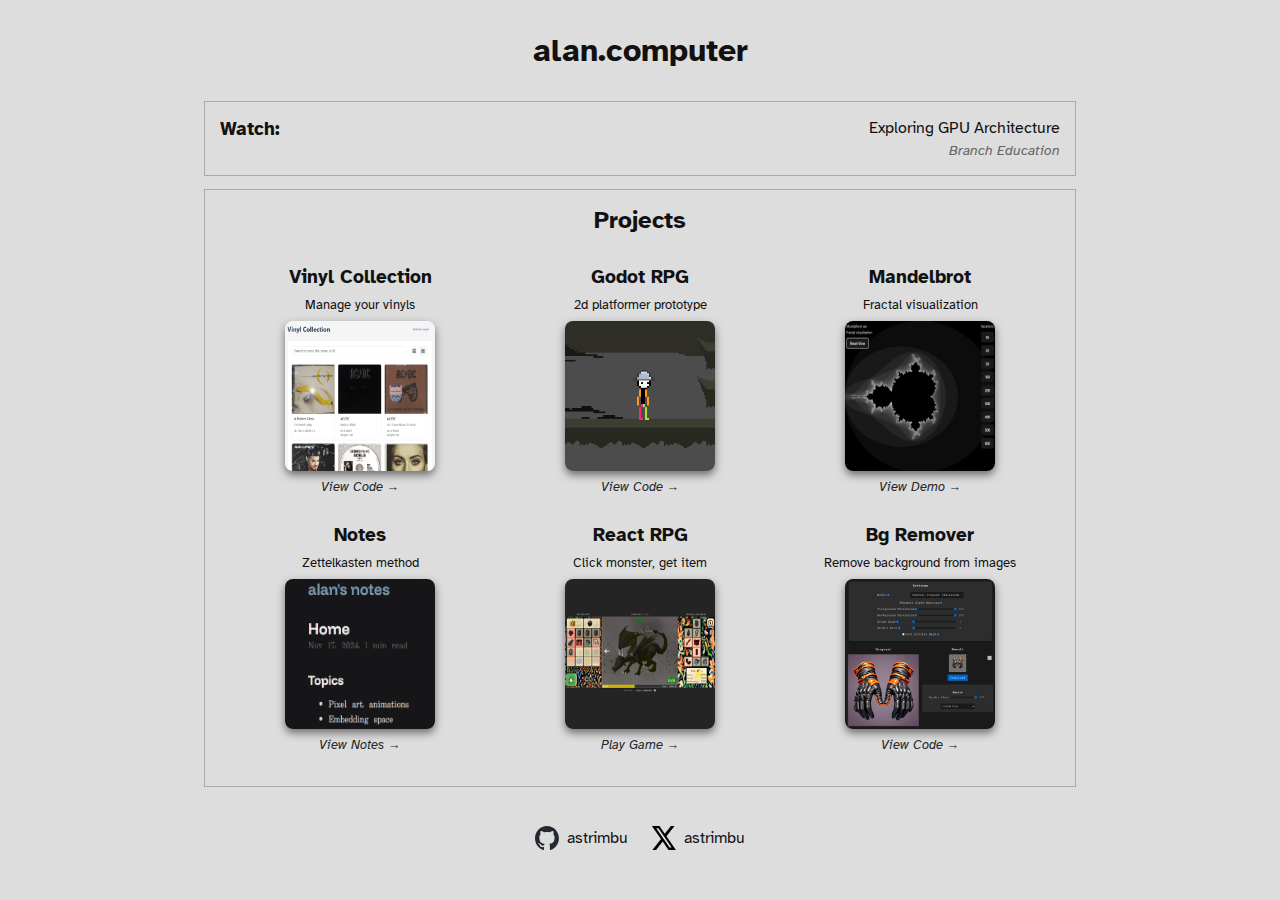
<file: index.html>
<!DOCTYPE html>
<html lang="en-US">

<head>
  <meta charset="utf-8" />
  <meta name="viewport" content="width=device-width, initial-scale=1" />
  <title>alan.computer</title>
  <link rel="preconnect" href="https://fonts.googleapis.com">
  <link rel="preconnect" href="https://fonts.gstatic.com" crossorigin>
  <link href="https://fonts.googleapis.com/css2?family=Atkinson+Hyperlegible:ital,wght@0,400;0,700;1,400;1,700&display=swap" rel="stylesheet">
  <link rel="stylesheet" href="stylesheets/styles.css">
</head>

<body>
  <div class="header">
    <h1>alan.computer</h1>
  </div>

  <div class="featured">
    <h3>Watch:</h3>
    <ul>
      <li>
        <a href="https://youtu.be/h9Z4oGN89MU" target="_blank">
          <div class="title">Exploring GPU Architecture</div>
          <div class="author">Branch Education</div>
        </a>
      </li>
    </ul>
  </div>

  <div class="projects">
    <h2 class="projects-header">Projects</h2>
    <div class="project-grid">
      <div class="project">
        <div class="project-item">
          <h3>Vinyl Collection</h3>
          <p>Manage your vinyls</p>
          <a href="https://github.com/astrimbu/vinyl-collection" target="_blank" class="project-link">
            <img src="./project-vinyl-collection.png" alt="vinyl collection preview">
            <span class="view-project repo">View Code →</span>
          </a>
        </div>
      </div>
      <div class="project">
        <div class="project-item">
          <h3>Godot RPG</h3>
          <p>2d platformer prototype</p>
          <a href="https://github.com/astrimbu/game-test" target="_blank" class="project-link">
            <img src="./project-godot.png" alt="godot prototype image">
            <span class="view-project repo">View Code →</span>
          </a>
        </div>
      </div>
      <div class="project">
        <div class="project-item">
          <h3>Mandelbrot</h3>
          <p>Fractal visualization</p>
          <a href="https://alan.computer/mandelbrot" target="_blank" class="project-link">
            <img src="./project-mandelbrot.png" alt="mandelbrot image">
            <span class="view-project demo">View Demo →</span>
          </a>
        </div>
      </div>
      <div class="project">
        <div class="project-item">
          <h3>Notes</h3>
          <p>Zettelkasten method</p>
          <a href="https://alan.computer/notes" target="_blank" class="project-link">
            <img src="./project-notes.png" alt="notes image">
            <span class="view-project demo">View Notes →</span>
          </a>
        </div>
      </div>
      <div class="project">
        <div class="project-item">
          <h3>React RPG</h3>
          <p>Click monster, get item</p>
          <a href="https://alan.computer/coinflip" target="_blank" class="project-link">
            <img src="./project-coinflip.png" alt="game image">
            <span class="view-project demo">Play Game →</span>
          </a>
        </div>
      </div>
      <div class="project">
        <div class="project-item">
          <h3>Bg Remover</h3>
          <p>Remove background from images</p>
          <a href="https://github.com/astrimbu/background-remover" target="_blank" class="project-link">
            <img src="./project-bg-remover.png" alt="bg-remover preview">
            <span class="view-project repo">View Code →</span>
          </a>
        </div>
      </div>
    </div>
  </div>

  <footer>
    <a href="https://github.com/astrimbu" target="_blank" class="social-link">
      <img src="github-mark.svg" alt="GitHub" width="24" height="24">
      astrimbu
    </a>
    <a href="https://x.com/astrimbu" target="_blank" class="social-link">
      <img src="x-mark.svg" alt="X" width="24" height="24">
      astrimbu
    </a>
  </footer>
</body>

</html>
</file>
<file: stylesheets/styles.css>
body {
  font-family: 'Atkinson Hyperlegible', sans-serif;
  align-items: center;
  text-align: center;
  margin: 0 auto;
  padding: 0 20px;
  background-color: #ddd;
  color: #111;
  max-width: 1200px;
}

.header,
#top {
  display: flex;
  justify-content: center;
  align-items: center;
  width: 70%;
  margin: auto;
  padding: 10px;
}

.header h2 {
  text-align: center;
}

.featured {
  display: flex;
  justify-content: space-between;
  align-items: flex-start;
  width: 70%;
  margin: auto;
  margin-bottom: 15px;
  padding: 15px;
  color: #111;
  outline: 1px solid #aaa;
}

.featured ul {
  list-style: none;
  text-align: right;
  margin: 0;
  padding: 0;
}

.featured h3,
.project-item h3 {
  margin: 0 0 16px 0;
}

.featured li {
  margin-bottom: 1em;
}

.featured li:last-child {
  margin-bottom: 0;
}

.featured a {
  color: #111;
  text-decoration: none;
  display: block;
}

.featured .title {
  line-height: 1.4;
  margin-bottom: 0.2em;
}

.featured .author {
  font-size: 0.9em;
  font-style: italic;
  color: #666;
  line-height: 1.2;
}

.featured a:hover .title {
  text-decoration: underline;
}

.projects {
  width: 70%;
  margin: auto;
  padding: 15px;
  outline: 1px solid #aaa;
}

.projects-header {
  text-align: center;
  margin: 0 0 20px 0;
}

.project-grid {
  display: grid;
  grid-template-columns: repeat(3, minmax(200px, 1fr));
  gap: 0px;
  justify-items: center;
}

.project-item {
  display: flex;
  flex-direction: column;
  justify-content: center;
  align-items: center;
  margin: 5px;
  padding: 5px;
  border-radius: 8px;
}

.project-item img {
  width: 150px;
  height: 150px;
  box-shadow: 0 4px 8px rgba(0, 0, 0, 0.5);
  transition: opacity 0.3s ease;
}

.project-item img:hover {
  opacity: 0.8;
}

.project-item h3 {
  text-align: center;
  margin-bottom: 0;
  font-size: 1.2em;
}

.project-item p {
  font-size: 0.8em;
  margin: 8px 0;
}

.project-item a {
  color: #007BFF;
  text-decoration: none;
}

#top {
  padding: 25px;
}

@media only screen and (max-width: 900px) {
  .project-grid {
    grid-template-columns: repeat(2, minmax(200px, 1fr));
  }
}

@media only screen and (max-width: 630px) {
  .project-grid {
    grid-template-columns: repeat(1, minmax(200px, 1fr));
  }
}

#model-viewer {
  width: 100%;
  aspect-ratio: 1;
  position: relative;
}

#model-viewer canvas {
  width: 100% !important;
  height: 100% !important;
}

#animation-viewer {
  margin-top: 20px;
  width: 100%;
}

@media only screen and (max-width: 800px) {
  .featured,
  .projects {
    display: block;
  }

  .featured ul {
    width: fit-content;
    margin: 0 auto;
    text-align: center;
  }
}

.nav-button {
  padding: 8px 12px;
  background-color: #de4365;
  color: white;
  border: none;
  border-radius: 4px;
  cursor: pointer;
  font-size: 14px;
}

.nav-button:hover {
  background-color: #640023;
}

.nav-button:disabled {
  background-color: #cccccc;
  cursor: not-allowed;
}

footer {
  text-align: center;
  padding: 20px;
  margin-top: 20px;
  margin-bottom: 20px;
}

.social-link {
  color: #111;
  text-decoration: none;
  margin: 0 10px;
  display: inline-flex;
  align-items: center;
  gap: 8px;
}

.social-link:hover {
  text-decoration: underline;
}

.social-link img {
  opacity: 1;
}

.project-item img {
  border-radius: 8px;
}

.project-item img,
.featured a,
.nav-button {
  transition: all 0.2s ease-out;
}

.project-item a.project-link {
  text-decoration: none;
  color: inherit;
  display: flex;
  flex-direction: column;
  align-items: center;
}

.project-item .view-project {
  font-size: 0.9em;
  color: #666;
  text-decoration: none;
  margin: 8px 0;
  display: block;
}

.project-item .view-project {
  color: #24292e;
  font-size: 0.8em;
  font-style: italic;
}

.project-link:hover {
  font-weight: bold;
}
</file>
